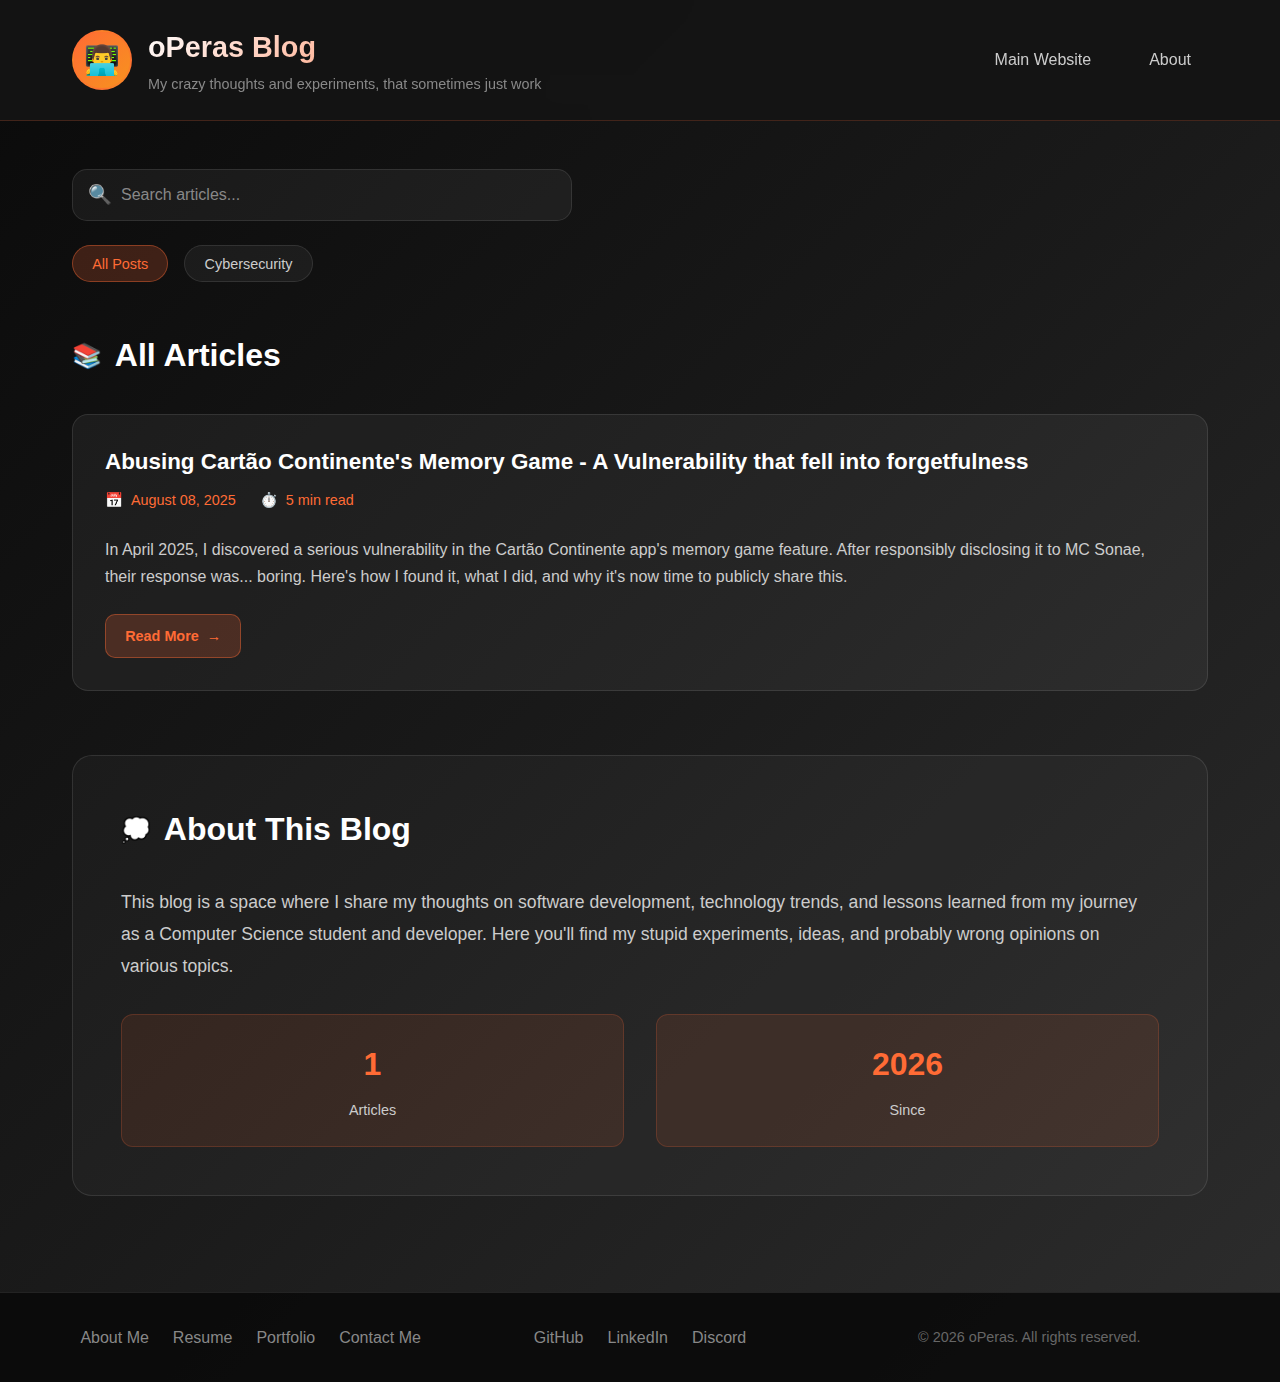
<file: blog.operas.pt/index.html>
<!DOCTYPE html>
<html lang="en">
<head>
    <meta charset="UTF-8">
    <meta name="viewport" content="width=device-width, initial-scale=1.0">
    <title>oPeras Blog - My crazy thoughts and experiments</title>
    <link rel="stylesheet" href="https://cdnjs.cloudflare.com/ajax/libs/font-awesome/6.5.1/css/all.min.css" integrity="sha512-DTOQO9RWCH3ppGqcWaEA1BIZOC6xxalwEsw9c2QQeAIftl+Vegovlnee1c9QX4TctnWMn13TZye+giMm8e2LwA==" crossorigin="anonymous" referrerpolicy="no-referrer" />
    <link rel="stylesheet" href="style.css">
</head>
<body>
    <div class="blog-container">
        <!-- Blog Header -->
        <header class="blog-header">
            <div class="header-content">
                <div class="blog-branding">
                    <div class="blog-avatar">👨‍💻</div>
                    <div class="blog-title-section">
                        <h1 class="blog-main-title">oPeras Blog</h1>
                        <p class="blog-tagline">My crazy thoughts and experiments, that sometimes just work</p>
                    </div>
                </div>
                <nav class="blog-nav">
                    <a href="https://operas.pt" class="nav-link">Main Website</a>
                    <a href="#about-blog" class="nav-link">About</a>
                </nav>
            </div>
        </header>

        <!-- Main Blog Content -->
        <main class="blog-main">
            <!--
            <section class="featured-section">
                <h2 class="section-title">
                    <span class="section-icon">⭐</span>
                    Featured Post
                </h2>
                <div class="featured-post" id="featuredPost">
                    <div class="loading">Loading featured post...</div>
                </div>
            </section>-->

            <!-- Search and Filter -->
            <section class="search-section">
                <div class="search-container">
                    <div class="search-box">
                        <input type="text" id="searchInput" placeholder="Search articles..." class="search-input">
                        <div class="search-icon">🔍</div>
                    </div>
                    <div class="filter-tags">
                        <button class="tag-filter active" data-tag="all">All Posts</button>
                        <button class="tag-filter" data-tag="cybersecurity">Cybersecurity</button>
                    </div>
                </div>
            </section>

            <!-- All Posts Section -->
            <section class="posts-section">
                <h2 class="section-title">
                    <span class="section-icon">📚</span>
                    All Articles
                </h2>
                <div class="posts-grid" id="postsGrid">
                    <div class="loading">Loading posts...</div>
                </div>
            </section>

            <!-- About Blog Section -->
            <section id="about-blog" class="about-section">
                <div class="about-content">
                    <h2 class="section-title">
                        <span class="section-icon">💭</span>
                        About This Blog
                    </h2>
                    <p>This blog is a space where I share my thoughts on software development, technology trends, and lessons learned from my journey as a Computer Science student and developer. Here you'll find my stupid experiments, ideas, and probably wrong opinions on various topics.</p>
                    <div class="blog-stats">
                        <div class="stat-item">
                            <div class="stat-number" id="totalPosts">1</div>
                            <div class="stat-label">Articles</div>
                        </div>
                        <div class="stat-item">
                            <div class="stat-number">2025</div>
                            <div class="stat-label">Since</div>
                        </div>
                    </div>
                </div>
            </section>
        </main>

        <!-- Blog Footer -->
        <footer class="blog-footer">
            <div class="footer-content">
                <div class="footer-links">
                    <a href="https://operas.pt#about">About Me</a>
                    <a href="https://operas.pt#resume">Resume</a>
                    <a href="https://operas.pt#portfolio">Portfolio</a>
                    <a href="https://operas.pt#contact">Contact Me</a>
                </div>
                <div class="footer-social">
                    <a href="https://github.com/oPeras1" class="social-link" target="_blank" rel="noopener noreferrer">GitHub</a>
                    <a href="https://linkedin.com/in/hugosapereira" class="social-link" target="_blank" rel="noopener noreferrer">LinkedIn</a>
                    <a href="https://discord.com/users/193618959554052106" class="social-link" target="_blank" rel="noopener noreferrer">Discord</a>
                </div>
                <div class="footer-copy">
                    <p>&copy; 2025 oPeras. All rights reserved.</p>
                </div>
            </div>
        </footer>
    </div>

    <script src="script.js"></script>
</body>
</html>
</file>
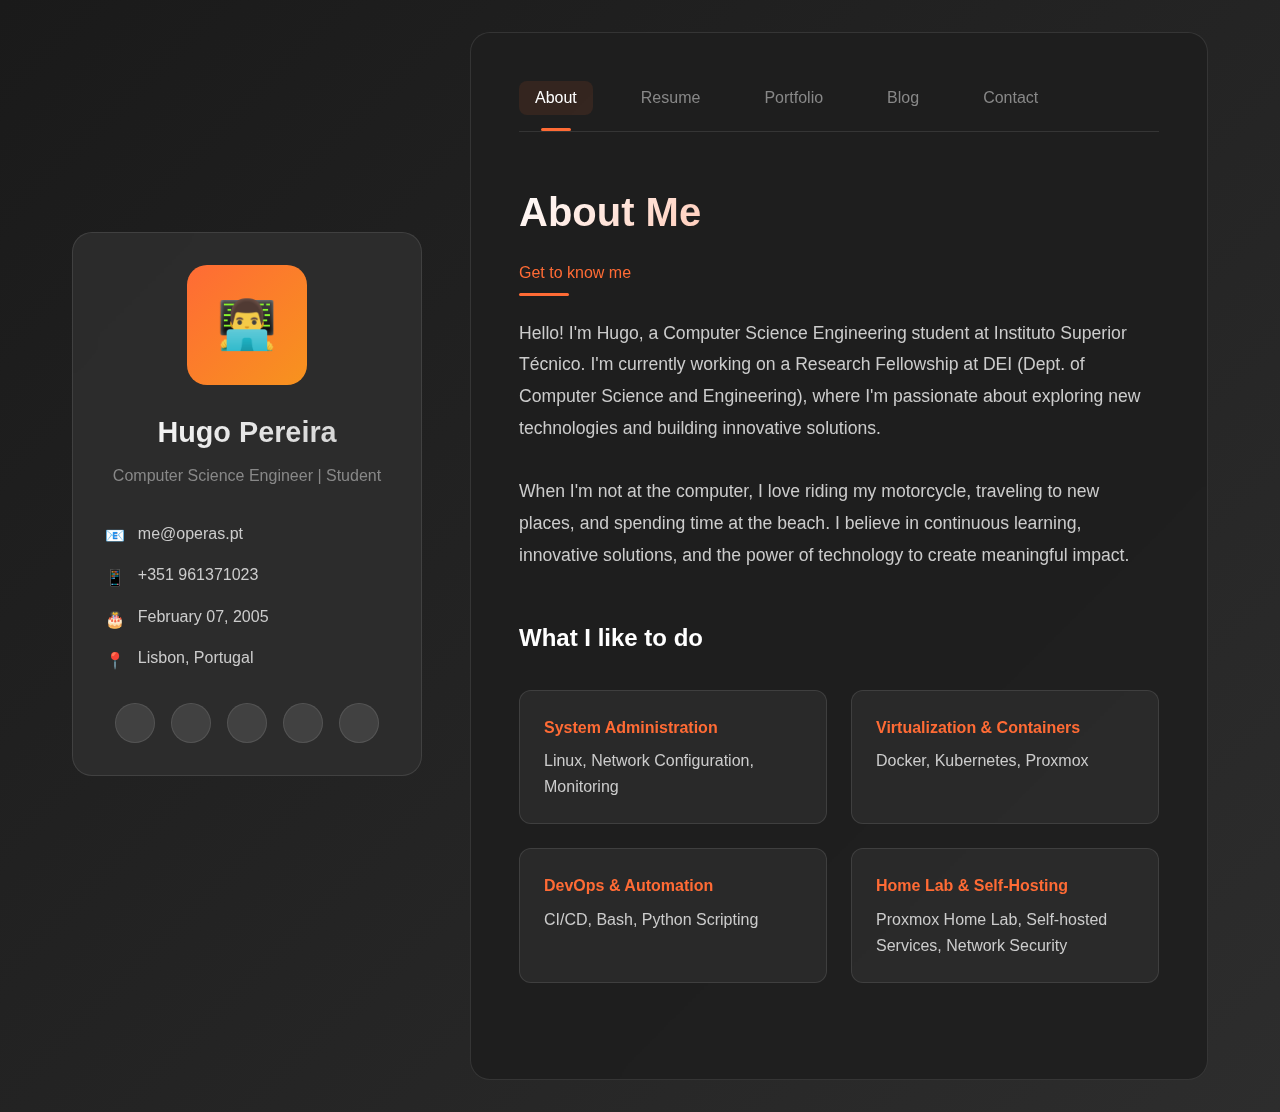
<file: operas.pt/index.html>
<!DOCTYPE html>
<html lang="en">
<head>
    <meta charset="UTF-8">
    <meta name="viewport" content="width=device-width, initial-scale=1.0">
    <title>Hugo Pereira - Personal Website</title>
    <link rel="stylesheet" href="https://cdnjs.cloudflare.com/ajax/libs/font-awesome/6.5.1/css/all.min.css" integrity="sha512-DTOQO9RWCH3ppGqcWaEA1BIZOC6xxalwEsw9c2QQeAIftl+Vegovlnee1c9QX4TctnWMn13TZye+giMm8e2LwA==" crossorigin="anonymous" referrerpolicy="no-referrer" />
    <link rel="stylesheet" href="style.css">
</head>
<body>
    <div class="container">
        <div class="sidebar">
            <div class="profile-image"></div>
            <h1 class="profile-name">Hugo Pereira</h1>
            <p class="profile-title">Computer Science Engineer | Student
            
            <ul class="contact-info">
                <li>
                    <span class="contact-icon">📧</span>
                    <span>me@operas.pt</span>
                </li>
                <li>
                    <span class="contact-icon">📱</span>
                    <span>+351 961371023</span>
                </li>
                <li>
                    <span class="contact-icon">🎂</span>
                    <span>February 07, 2005</span>
                </li>
                <li>
                    <span class="contact-icon">📍</span>
                    <span>Lisbon, Portugal</span>
                </li>
            </ul>
            
            <div class="social-links">
                <a href="https://github.com/oPeras1" title="GitHub" class="social-link github" target="_blank" rel="noopener noreferrer"><i class="fab fa-github"></i></a>
                <a href="https://linkedin.com/in/hugosapereira" title="LinkedIn" class="social-link linkedin" target="_blank" rel="noopener noreferrer"><i class="fab fa-linkedin"></i></a>
                <a href="https://www.instagram.com/hugo.peras/" title="Instagram" class="social-link instagram" target="_blank" rel="noopener noreferrer"><i class="fab fa-instagram"></i></a>
                <a href="https://steamcommunity.com/id/hugopereira785/" title="Steam" class="social-link steam" target="_blank" rel="noopener noreferrer"><i class="fab fa-steam"></i></a>
                <a href="https://discord.com/users/193618959554052106" title="Discord" class="social-link discord" target="_blank" rel="noopener noreferrer"><i class="fab fa-discord"></i></a>
            </div>
        </div>
        
        <div class="main-content">
            <nav class="navigation">
                <button class="nav-button active" onclick="showPage('about')">About</button>
                <button class="nav-button" onclick="showPage('resume')">Resume</button>
                <button class="nav-button" onclick="showPage('portfolio')">Portfolio</button>
                <button class="nav-button" onclick="showPage('blog')">Blog</button>
                <button class="nav-button" onclick="showPage('contact')">Contact</button>
            </nav>
            
            <div id="about" class="page active">
                <h2 class="page-title">About Me</h2>
                <div class="page-subtitle">Get to know me</div>
                
                <p style="color: #ccc; font-size: 1.1rem; line-height: 1.8; margin-bottom: 2rem;">
                    Hello! I'm Hugo, a Computer Science Engineering student at Instituto Superior Técnico. I'm currently working on a Research Fellowship at DEI (Dept. of Computer Science and Engineering), where I'm passionate about exploring new technologies and building innovative solutions.
                </p>
                
                <p style="color: #ccc; font-size: 1.1rem; line-height: 1.8; margin-bottom: 3rem;">
                    When I'm not at the computer, I love riding my motorcycle, traveling to new places, and spending time at the beach. I believe in continuous learning, innovative solutions, and the power of technology to create meaningful impact.
                </p>
                
                <div class="section">
                    <h3 class="section-title">
                        What I like to do
                    </h3>
                    <div class="skills-grid">
                        <div class="skill-item">
                            <h4 style="color: #ff6b35; margin-bottom: 0.5rem;">System Administration</h4>
                            <p style="color: #ccc;">Linux, Network Configuration, Monitoring</p>
                        </div>
                        <div class="skill-item">
                            <h4 style="color: #ff6b35; margin-bottom: 0.5rem;">Virtualization & Containers</h4>
                            <p style="color: #ccc;">Docker, Kubernetes, Proxmox</p>
                        </div>
                        <div class="skill-item">
                            <h4 style="color: #ff6b35; margin-bottom: 0.5rem;">DevOps & Automation</h4>
                            <p style="color: #ccc;">CI/CD, Bash, Python Scripting</p>
                        </div>
                        <div class="skill-item">
                            <h4 style="color: #ff6b35; margin-bottom: 0.5rem;">Home Lab & Self-Hosting</h4>
                            <p style="color: #ccc;">Proxmox Home Lab, Self-hosted Services, Network Security</p>
                        </div>
                    </div>
                </div>
            </div>
            
            <div id="resume" class="page">
                <h2 class="page-title">Resume</h2>
                <div class="page-subtitle">My journey so far</div>
                
                <div class="section">
                    <h3 class="section-title">
                        <span class="section-icon">🎓</span>
                        Education
                    </h3>
                    
                    <div class="timeline-item">
                        <h4 class="timeline-title">Instituto Superior Técnico (University of Lisbon)</h4>
                        <div class="timeline-period">Sep 2023 — Present</div>
                        <p class="timeline-description">
                            Bachelor in Computer Science & Engineering. Strong focus on learning programming languages, algorithms, Operating Systems.
                        </p>
                    </div>
                    
                    <div class="timeline-item">
                        <h4 class="timeline-title">University of Coimbra</h4>
                        <div class="timeline-period">2022 — 2023</div>
                        <p class="timeline-description">
                            Challenges in IT (Non-degree awarding course). Completed a 1-year course at FCTUC's DEI with focus on Python and introductory machine learning via online and in-person team projects.
                        </p>
                    </div>
                    
                    <div class="timeline-item">
                        <h4 class="timeline-title">Escola Secundária Henrique Sommer</h4>
                        <div class="timeline-period">2020 — 2023</div>
                        <p class="timeline-description">
                            High School in Technologies and Science. Basic foundation in mathematics and sciences, with early exposure to programming.
                        </p>
                    </div>
                </div>
                
                <div class="section">
                    <h3 class="section-title">
                        <span class="section-icon">💼</span>
                        Professional Experience
                    </h3>
                    
                    <div class="timeline-item">
                        <h4 class="timeline-title">Undergraduate Research Fellow - DEI</h4>
                        <div class="timeline-period">Jan 2025 — Present</div>
                        <p class="timeline-description">
                            Instituto Superior Técnico - Dept. of Computer Science and Engineering. Focus on optimizing IT systems, DevOps, and managing Linux-based systems. Developed a thesis management sub-system in Java Spring Boot and Vue integrated with the university API.
                        </p>
                    </div>
                    
                    <div class="timeline-item">
                        <h4 class="timeline-title">Undergraduate Research Fellow - LMC DECivil</h4>
                        <div class="timeline-period">2024 — 2025</div>
                        <p class="timeline-description">
                            Instituto Superior Técnico. Provided technical support and troubleshooting for computer issues, diagnosed hardware/software problems. Assisted users and ensured lab resources operated effectively.
                        </p>
                    </div>
                </div>
                
                <div class="section">
                    <h3 class="section-title">
                        <span class="section-icon">🤝</span>
                        Volunteering Experience
                    </h3>
                    
                    <div class="timeline-item">
                        <h4 class="timeline-title">Student Mentor</h4>
                        <div class="timeline-period">2024 — 2025</div>
                        <p class="timeline-description">
                            Instituto Superior Técnico. Guided new students, introduced them to the institution, and helped them adapt to academic life at Técnico.
                        </p>
                    </div>
                    
                    <div class="timeline-item">
                        <h4 class="timeline-title">Web Summit Support Team</h4>
                        <div class="timeline-period">2024</div>
                        <p class="timeline-description">
                            Registered attendees, organized credentials and materials, provided technical support for smooth event operation at Europe's largest tech conference.
                        </p>
                    </div>
                    
                    <div class="timeline-item">
                        <h4 class="timeline-title">SWERC Event Volunteer</h4>
                        <div class="timeline-period">2024</div>
                        <p class="timeline-description">
                            Southwestern Europe Regional Contest at IST. Designed layout of common areas, supervised competition sessions for this 5-hour programming competition serving as ICPC regional qualifier.
                        </p>
                    </div>
                </div>
                
                <div class="section">
                    <h3 class="section-title">
                        <span class="section-icon">🛠️</span>
                        Technologies
                    </h3>
                    <div class="skills-grid">
                        <div class="skill-item">
                            <h4 style="color: #ff6b35; margin-bottom: 0.5rem;">Programming Languages</h4>
                            <p style="color: #ccc;">Python, C, C++, JavaScript, Java, SQL, HTML/CSS, Shell</p>
                        </div>
                        <div class="skill-item">
                            <h4 style="color: #ff6b35; margin-bottom: 0.5rem;">Operating Systems</h4>
                            <p style="color: #ccc;">NixOS, Ubuntu, Debian, Windows</p>
                        </div>
                        <div class="skill-item">
                            <h4 style="color: #ff6b35; margin-bottom: 0.5rem;">Languages</h4>
                            <p style="color: #ccc;">Portuguese (Native), English (Fluent)</p>
                        </div>
                        <div class="skill-item">
                            <h4 style="color: #ff6b35; margin-bottom: 0.5rem;">Hobbies</h4>
                            <p style="color: #ccc;">Motorcycling, Cinema, Traveling, Programming Challenges</p>
                        </div>
                    </div>
                </div>
            </div>
            
            <div id="portfolio" class="page">
                <h2 class="page-title">Portfolio</h2>
                <div class="page-subtitle">My recent work</div>
                
                <div class="portfolio-grid">
                    <a href="https://github.com/oPeras1/DoorBell-System" target="_blank" style="text-decoration: none; color: inherit;">
                        <div class="portfolio-item">
                            <div class="portfolio-image">🔔</div>
                            <h4 class="timeline-title">DoorBell System</h4>
                            <p style="color: #ccc; margin-bottom: 1rem;">
                                Smart doorbell system with web interface and hardware integration
                            </p>
                            <div style="color: #ff6b35; font-size: 0.9rem;">
                                Java (Spring Boot) • Gradle • SQL • Vue.js • Arduino
                            </div>
                        </div>
                    </a>
                </div>
            </div>
            
            <div id="blog" class="page">
                <h2 class="page-title">Blog</h2>
                <div class="page-subtitle">Thoughts and insights</div>
                
                <div style="background: linear-gradient(135deg, rgba(255, 107, 53, 0.1), rgba(247, 147, 30, 0.05)); border: 1px solid rgba(255, 107, 53, 0.3); border-radius: 20px; padding: 2.5rem; margin-bottom: 2rem; text-align: center;">
                    <h3 style="color: #ff6b35; font-size: 1.6rem; margin-bottom: 1rem;">Visit My Own Blog</h3>
                    <p style="color: #ccc; font-size: 1.1rem; line-height: 1.7; margin-bottom: 2rem;">
                        Dive deep into my stupid thoughts and ideas, that sometimes just work. There, I share insights about my own experiments and what I learn from them.
                    </p>
                    <a href="https://blog.operas.pt" style="display: inline-flex; align-items: center; gap: 0.8rem; background: linear-gradient(135deg, #ff6b35, #f7931e); color: white; padding: 1rem 2rem; border-radius: 12px; text-decoration: none; font-weight: 600; font-size: 1.1rem; transition: all 0.3s ease; box-shadow: 0 8px 25px rgba(255, 107, 53, 0.3);">
                        Explore All Articles
                    </a>
                </div>
                
                <h3 style="color: #fff; margin-bottom: 1.5rem; font-size: 1.3rem;">Latest Articles Preview:</h3>
                
                <a href="https://blog.operas.pt/blog-post/blog-post.html?id=cartao-continente-memorygame-vulnerability" class="blog-post" style="text-decoration: none; color: inherit; display: block;">
                    <h3 class="blog-title">Abusing Cartão Continente's Memory Game - A Vulnerability that fell into forgetfulness</h3>
                    <div class="blog-date">August 08, 2025</div>
                    <p style="color: #ccc;">
                        In April 2025, I discovered a serious vulnerability in the Cartão Continente app's memory game feature. After responsibly disclosing it to MC Sonae, their response was... boring. Here's how I found it, what I did, and why it's now time to publicly share this.
                    </p>
                    <span style="color: #ff6b35; font-size: 0.9rem; display: inline-flex; align-items: center; gap: 0.5rem; margin-top: 1rem;">
                        Read full article
                    </span>
                </a>
            </div>
            
            <div id="contact" class="page">
                <h2 class="page-title">Contact</h2>
                <div class="page-subtitle">Feel free to reach out</div>
                
                <p style="color: #ccc; font-size: 1.1rem; margin-bottom: 1rem;">
                    Have something in mind? I'd love to hear about it. Send me a message and I will answer it as soon as possible.
                </p>
                <p style="color: #ccc; font-size: 1.1rem; margin-bottom: 3rem;">
                    If you prefer, you can also reach me via email at <a href="mailto:me@operas.pt">me@operas.pt</a>.
                </p>
                
                <form class="contact-form" onsubmit="handleSubmit(event)">
                    <div class="form-group">
                        <label class="form-label">Name</label>
                        <input type="text" id="contact-name" class="form-input" required>
                    </div>
                    
                    <div class="form-group">
                        <label class="form-label">Email</label>
                        <input type="email" id="contact-email" class="form-input" required>
                    </div>
                    
                    <div class="form-group">
                        <label class="form-label">Subject</label>
                        <input type="text" id="contact-subject" class="form-input" required>
                    </div>
                    
                    <div class="form-group">
                        <label class="form-label">Message</label>
                        <textarea id="contact-message" class="form-textarea" required></textarea>
                    </div>
                    
                    <button type="submit" class="submit-button">Send Message</button>
                </form>
            </div>
        </div>
    </div>

    <script src="script.js"></script>
</body>
</html>
</file>
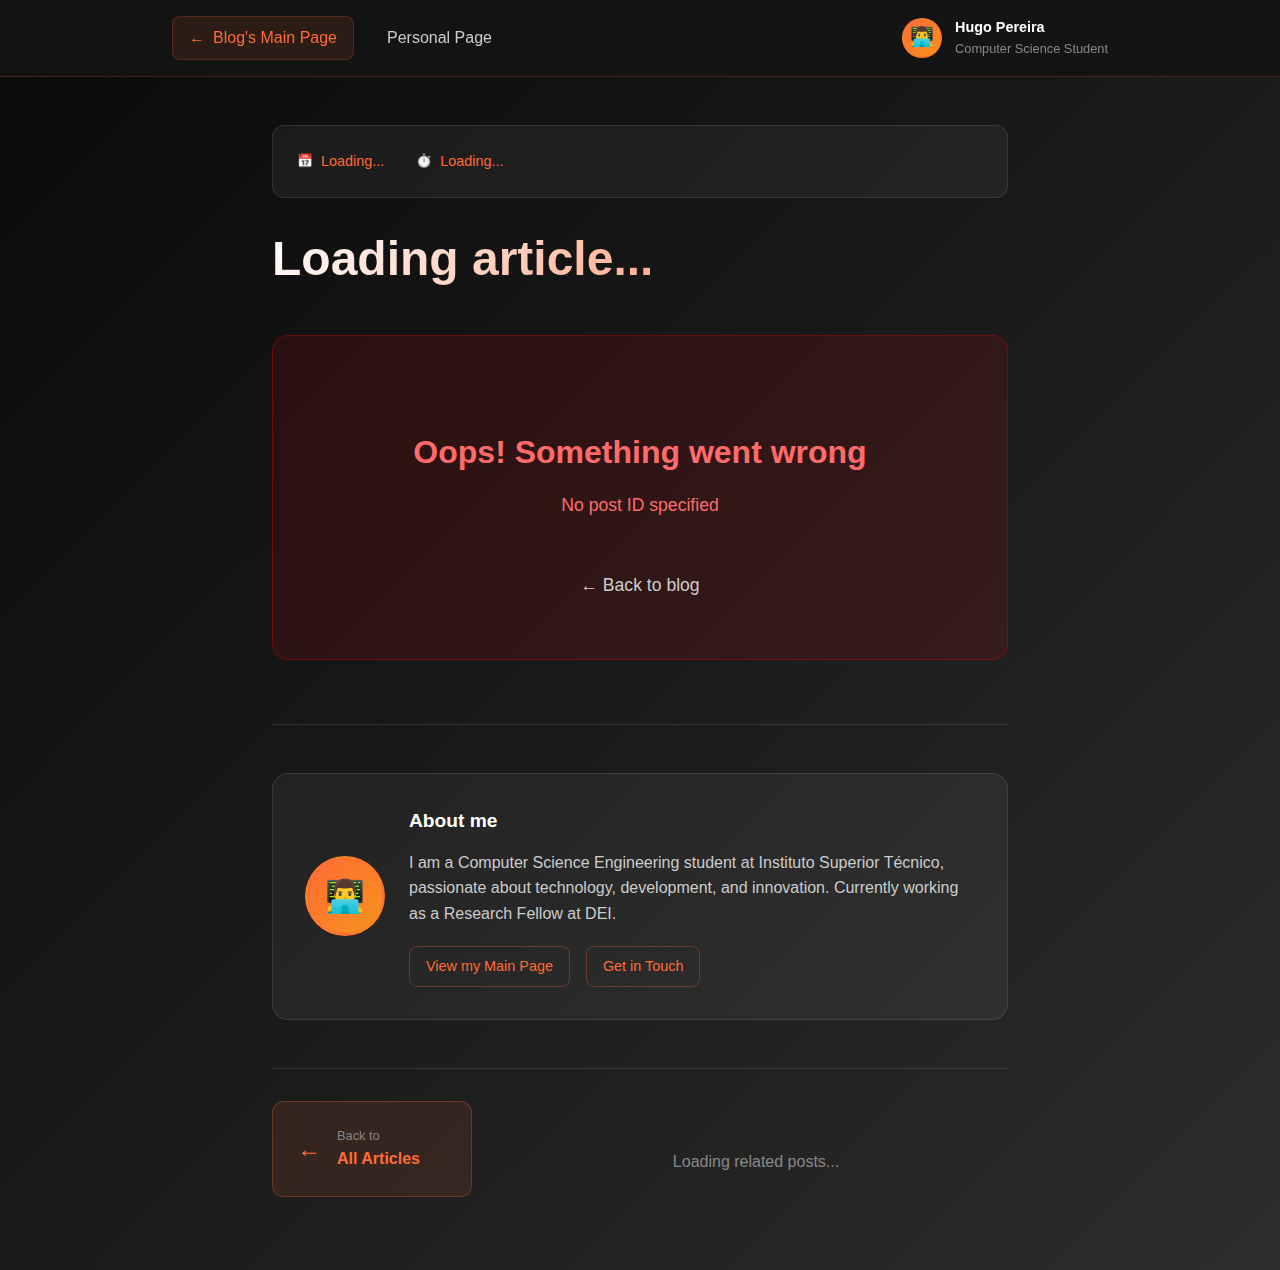
<file: blog.operas.pt/blog-post/blog-post.html>
<!DOCTYPE html>
<html lang="en">
<head>
    <meta charset="UTF-8">
    <meta name="viewport" content="width=device-width, initial-scale=1.0">
    <title id="pageTitle">Blog Post - oPeras Blog</title>
    <link rel="stylesheet" href="blog-post.css">
</head>
<body>
    <div class="article-container">
        <header class="article-header">
            <div class="header-content">
                <nav class="article-nav">
                    <a href="https://blog.operas.pt" class="nav-link back-link">
                        <span>←</span>
                        Blog's Main Page
                    </a>
                    <a href="https://operas.pt" class="nav-link home-link">
                        Personal Page
                    </a>
                </nav>
                <div class="author-info">
                    <div class="author-avatar">👨‍💻</div>
                    <div class="author-details">
                        <span class="author-name">Hugo Pereira</span>
                        <span class="author-title">Computer Science Student</span>
                    </div>
                </div>
            </div>
        </header>

        <!-- Article Content -->
        <main class="article-main">
            <article class="blog-article">
                <div class="article-meta">
                    <span class="article-date" id="articleDate">Loading...</span>
                    <span class="reading-time" id="readingTime">Loading...</span>
                    <span class="article-tags" id="articleTags"></span>
                </div>
                
                <h1 class="article-title" id="articleTitle">Loading article...</h1>
                
                <div class="article-content" id="articleContent">
                    <div class="loading">
                        <div class="loading-spinner"></div>
                        <p>Loading article content...</p>
                    </div>
                </div>
            </article>

            <!-- Article Footer -->
            <footer class="article-footer">
                <!-- Will anyone even share this??
                <div class="share-section">
                    <h3 class="share-title">Share this article</h3>
                    <div class="share-buttons">
                        <button class="share-btn twitter" onclick="shareOnTwitter()">
                            <span class="share-icon">🐦</span>
                            <span class="share-text">Twitter</span>
                        </button>
                        <button class="share-btn linkedin" onclick="shareOnLinkedIn()">
                            <span class="share-icon">💼</span>
                            <span class="share-text">LinkedIn</span>
                        </button>
                        <button class="share-btn copy" onclick="copyLink()">
                            <span class="share-icon">🔗</span>
                            <span class="share-text">Copy Link</span>
                        </button>
                    </div>
                </div>-->
                
                <div class="author-section">
                    <div class="author-card">
                        <div class="author-avatar-large">👨‍💻</div>
                        <div class="author-info-detailed">
                            <h4>About me</h4>
                            <p>I am a Computer Science Engineering student at Instituto Superior Técnico, passionate about technology, development, and innovation. Currently working as a Research Fellow at DEI.</p>
                            <div class="author-links">
                                <a href="https://operas.pt/" class="author-link">View my Main Page</a>
                                <a href="https://operas.pt/#contact" class="author-link">Get in Touch</a>
                            </div>
                        </div>
                    </div>
                </div>
                
                <div class="navigation-section">
                    <div class="nav-links">
                        <a href="https://blog.operas.pt" class="nav-link-large">
                            <span class="nav-icon">←</span>
                            <div class="nav-text">
                                <span class="nav-label">Back to</span>
                                <span class="nav-title">All Articles</span>
                            </div>
                        </a>
                        <div class="related-posts" id="relatedPosts">
                            <div class="loading">Loading related posts...</div>
                        </div>
                    </div>
                </div>
            </footer>
        </main>
    </div>

    <script src="blog-post.js"></script>
</body>
</html>
</file>
<file: blog.operas.pt/style.css>
* {
    margin: 0;
    padding: 0;
    box-sizing: border-box;
}

body {
    font-family: 'Inter', -apple-system, BlinkMacSystemFont, sans-serif;
    background: linear-gradient(135deg, #0a0a0a 0%, #1a1a1a 50%, #2d2d2d 100%);
    color: #ffffff;
    line-height: 1.6;
    min-height: 100vh;
    margin: 0;
    padding: 0;
}

/* Link styling */
a {
    color: #ff6b35;
    text-decoration: none;
    transition: color 0.3s ease;
}

a:hover {
    color: #f7931e;
    text-decoration: underline;
}

.blog-container {
    min-height: 100vh;
    display: flex;
    flex-direction: column;
    width: 100%;
}

/* Header Styles */
.blog-header {
    background: rgba(20, 20, 20, 0.95);
    backdrop-filter: blur(20px);
    border-bottom: 1px solid rgba(255, 107, 53, 0.2);
    position: sticky;
    top: 0;
    z-index: 100;
    padding: 1.5rem 0;
    width: 100%;
}

.header-content {
    max-width: 1200px;
    margin: 0 auto;
    padding: 0 2rem;
    display: flex;
    justify-content: space-between;
    align-items: center;
    flex-wrap: wrap;
    gap: 1rem;
}

.blog-branding {
    display: flex;
    align-items: center;
    gap: 1rem;
}

.blog-avatar {
    width: 60px;
    height: 60px;
    border-radius: 50%;
    background: linear-gradient(135deg, #ff6b35, #f7931e);
    display: flex;
    align-items: center;
    justify-content: center;
    font-size: 1.8rem;
    border: 2px solid rgba(255, 107, 53, 0.3);
}

.blog-title-section h1 {
    font-size: 1.8rem;
    font-weight: 700;
    background: linear-gradient(135deg, #ffffff, #ff6b35);
    -webkit-background-clip: text;
    background-clip: text;
    -webkit-text-fill-color: transparent;
    margin-bottom: 0.2rem;
}

.blog-tagline {
    color: #888;
    font-size: 0.9rem;
}

.blog-nav {
    display: flex;
    gap: 1.5rem;
    align-items: center;
}

.nav-link {
    color: #ccc;
    text-decoration: none;
    font-weight: 500;
    padding: 0.5rem 1rem;
    border-radius: 8px;
    transition: all 0.3s ease;
    border: 1px solid transparent;
}

.nav-link:hover {
    color: #ff6b35;
    background: rgba(255, 107, 53, 0.1);
    border-color: rgba(255, 107, 53, 0.3);
}

/* Main Content */
.blog-main {
    flex: 1;
    padding: 3rem 2rem;
    max-width: 1200px;
    margin: 0 auto;
    width: 100%;
}

.section-title {
    font-size: 2rem;
    font-weight: 700;
    margin-bottom: 2rem;
    display: flex;
    align-items: center;
    gap: 0.8rem;
    color: #fff;
}

.section-icon {
    font-size: 1.5rem;
    color: #ff6b35;
}

/* Featured Post */
.featured-section {
    margin-bottom: 4rem;
}

.featured-post {
    background: linear-gradient(135deg, rgba(255, 107, 53, 0.1), rgba(247, 147, 30, 0.05));
    border: 1px solid rgba(255, 107, 53, 0.3);
    border-radius: 20px;
    padding: 3rem;
    position: relative;
    overflow: hidden;
    cursor: pointer;
    transition: all 0.3s ease;
}

.featured-post::before {
    content: '';
    position: absolute;
    top: 0;
    left: 0;
    right: 0;
    height: 4px;
    background: linear-gradient(90deg, #ff6b35, #f7931e);
}

.featured-post:hover {
    transform: translateY(-5px);
    box-shadow: 0 20px 40px rgba(255, 107, 53, 0.2);
}

.featured-badge {
    display: inline-flex;
    align-items: center;
    gap: 0.5rem;
    background: rgba(255, 107, 53, 0.2);
    color: #ff6b35;
    padding: 0.5rem 1rem;
    border-radius: 20px;
    font-size: 0.8rem;
    font-weight: 600;
    margin-bottom: 1rem;
    border: 1px solid rgba(255, 107, 53, 0.3);
}

.post-title {
    font-size: 2.2rem;
    font-weight: 700;
    color: #fff;
    margin-bottom: 1rem;
    line-height: 1.3;
}

.post-meta {
    display: flex;
    gap: 1.5rem;
    margin-bottom: 1.5rem;
    flex-wrap: wrap;
}

.post-date, .post-read-time {
    color: #ff6b35;
    font-size: 0.9rem;
    display: flex;
    align-items: center;
    gap: 0.5rem;
}

.post-excerpt {
    color: #ccc;
    font-size: 1.1rem;
    line-height: 1.7;
    margin-bottom: 2rem;
}

.read-more-btn {
    display: inline-flex;
    align-items: center;
    gap: 0.5rem;
    background: rgba(255, 107, 53, 0.2);
    color: #ff6b35;
    padding: 0.8rem 1.5rem;
    border-radius: 10px;
    text-decoration: none;
    font-weight: 600;
    border: 1px solid rgba(255, 107, 53, 0.4);
    transition: all 0.3s ease;
}

.read-more-btn:hover {
    background: rgba(255, 107, 53, 0.3);
    color: #fff;
    transform: translateX(5px);
}

/* Search Section */
.search-section {
    margin-bottom: 3rem;
}

.search-container {
    display: flex;
    flex-direction: column;
    gap: 1.5rem;
}

.search-box {
    position: relative;
    max-width: 500px;
}

.search-input {
    width: 100%;
    padding: 1rem 1rem 1rem 3rem;
    background: rgba(255, 255, 255, 0.05);
    border: 1px solid rgba(255, 255, 255, 0.1);
    border-radius: 15px;
    color: #fff;
    font-size: 1rem;
    transition: all 0.3s ease;
}

.search-input:focus {
    outline: none;
    border-color: #ff6b35;
    background: rgba(255, 107, 53, 0.1);
    box-shadow: 0 0 20px rgba(255, 107, 53, 0.2);
}

.search-input::placeholder {
    color: #888;
}

.search-icon {
    position: absolute;
    left: 1rem;
    top: 50%;
    transform: translateY(-50%);
    color: #888;
    font-size: 1.2rem;
}

.filter-tags {
    display: flex;
    gap: 1rem;
    flex-wrap: wrap;
}

.tag-filter {
    background: rgba(255, 255, 255, 0.05);
    border: 1px solid rgba(255, 255, 255, 0.1);
    color: #ccc;
    padding: 0.6rem 1.2rem;
    border-radius: 20px;
    cursor: pointer;
    transition: all 0.3s ease;
    font-size: 0.9rem;
    font-weight: 500;
}

.tag-filter:hover,
.tag-filter.active {
    background: rgba(255, 107, 53, 0.2);
    border-color: rgba(255, 107, 53, 0.4);
    color: #ff6b35;
}

/* Posts Grid */
.posts-section {
    margin-bottom: 4rem;
}

.posts-grid {
    display: grid;
    grid-template-columns: repeat(auto-fit, minmax(350px, 1fr));
    gap: 2rem;
}

.post-card {
    background: rgba(255, 255, 255, 0.05);
    border: 1px solid rgba(255, 255, 255, 0.1);
    border-radius: 16px;
    padding: 2rem;
    transition: all 0.3s ease;
    cursor: pointer;
    text-decoration: none;
    color: inherit;
    display: block;
}

.post-card:hover {
    transform: translateY(-8px);
    background: rgba(255, 107, 53, 0.1);
    border-color: rgba(255, 107, 53, 0.3);
    box-shadow: 0 15px 30px rgba(255, 107, 53, 0.15);
}

.post-card .post-title {
    font-size: 1.4rem;
    margin-bottom: 0.8rem;
}

.post-card .post-excerpt {
    font-size: 1rem;
    margin-bottom: 1.5rem;
}

.post-card .read-more-btn {
    font-size: 0.9rem;
    padding: 0.6rem 1.2rem;
}

/* About Section */
.about-section {
    background: rgba(255, 255, 255, 0.03);
    border: 1px solid rgba(255, 255, 255, 0.1);
    border-radius: 20px;
    padding: 3rem;
    margin-bottom: 3rem;
}

.about-content p {
    color: #ccc;
    font-size: 1.1rem;
    line-height: 1.8;
    margin-bottom: 2rem;
}

.blog-stats {
    display: grid;
    grid-template-columns: repeat(auto-fit, minmax(120px, 1fr));
    gap: 2rem;
    margin-top: 2rem;
}

.stat-item {
    text-align: center;
    padding: 1.5rem;
    background: rgba(255, 107, 53, 0.1);
    border: 1px solid rgba(255, 107, 53, 0.2);
    border-radius: 12px;
}

.stat-number {
    font-size: 2rem;
    font-weight: 700;
    color: #ff6b35;
    margin-bottom: 0.5rem;
}

.stat-label {
    color: #ccc;
    font-size: 0.9rem;
}

/* Footer */
.blog-footer {
    background: rgba(10, 10, 10, 0.9);
    border-top: 1px solid rgba(255, 255, 255, 0.1);
    padding: 2rem 0;
    margin-top: auto;
    width: 100%;
}

.footer-content {
    max-width: 1200px;
    margin: 0 auto;
    padding: 0 2rem;
    display: grid;
    grid-template-columns: repeat(auto-fit, minmax(200px, 1fr));
    gap: 2rem;
    text-align: center;
}

.footer-links, .footer-social {
    display: flex;
    gap: 1.5rem;
    justify-content: center;
    flex-wrap: wrap;
}

.footer-links a, .footer-social a {
    color: #888;
    text-decoration: none;
    transition: color 0.3s ease;
}

.footer-links a:hover, .footer-social a:hover {
    color: #ff6b35;
}

.footer-copy {
    color: #666;
    font-size: 0.9rem;
    display: flex;
    align-items: center;
    justify-content: center;
}

/* Loading and Error States */
.loading {
    display: flex;
    flex-direction: column;
    align-items: center;
    gap: 1rem;
    padding: 3rem;
    color: #888;
}

.loading-spinner {
    width: 40px;
    height: 40px;
    border: 3px solid rgba(255, 107, 53, 0.3);
    border-top: 3px solid #ff6b35;
    border-radius: 50%;
    animation: spin 1s linear infinite;
}

@keyframes spin {
    0% { transform: rotate(0deg); }
    100% { transform: rotate(360deg); }
}

.error-message {
    text-align: center;
    padding: 3rem;
    background: rgba(255, 0, 0, 0.1);
    border: 1px solid rgba(255, 0, 0, 0.3);
    border-radius: 16px;
    color: #ff6b6b;
}

.no-results {
    text-align: center;
    color: #888;
    font-size: 1.1rem;
    padding: 3rem;
    background: rgba(255, 255, 255, 0.05);
    border-radius: 16px;
    border: 1px solid rgba(255, 255, 255, 0.1);
}

/* Animations */
@keyframes fadeInUp {
    from { 
        opacity: 0; 
        transform: translateY(30px); 
    }
    to { 
        opacity: 1; 
        transform: translateY(0); 
    }
}

.post-card, .featured-post {
    animation: fadeInUp 0.6s ease-out;
}

/* Responsive Design */
@media (max-width: 768px) {
    .header-content {
        flex-direction: column;
        text-align: center;
        gap: 1.5rem;
    }
    
    .blog-nav {
        order: -1;
        width: 100%;
        justify-content: center;
    }
    
    .blog-main {
        padding: 2rem 1rem;
    }
    
    .featured-post {
        padding: 2rem;
    }
    
    .post-title {
        font-size: 1.8rem;
    }
    
    .posts-grid {
        grid-template-columns: 1fr;
    }
    
    .section-title {
        font-size: 1.6rem;
    }
    
    .filter-tags {
        justify-content: center;
    }
    
    .footer-content {
        grid-template-columns: 1fr;
        gap: 1.5rem;
    }
}
</file>
<file: operas.pt/style.css>
* {
    margin: 0;
    padding: 0;
    box-sizing: border-box;
}

body {
    font-family: 'Inter', -apple-system, BlinkMacSystemFont, sans-serif;
    background: linear-gradient(135deg, #1a1a1a 0%, #2d2d2d 100%);
    color: #ffffff;
    line-height: 1.6;
    min-height: 100vh;
}

.container {
    max-width: 1200px;
    margin: 0 auto;
    padding: 2rem;
    display: grid;
    grid-template-columns: 350px 1fr;
    gap: 3rem;
    min-height: 100vh;
}

.sidebar {
    background: rgba(45, 45, 45, 0.9);
    backdrop-filter: blur(10px);
    border-radius: 20px;
    padding: 2rem;
    height: fit-content;
    position: sticky;
    top: 2rem;
    border: 1px solid rgba(255, 255, 255, 0.1);
}

.profile-image {
    width: 120px;
    height: 120px;
    border-radius: 20px;
    background: linear-gradient(135deg, #ff6b35, #f7931e);
    display: flex;
    align-items: center;
    justify-content: center;
    font-size: 3rem;
    margin: 0 auto 1.5rem;
    position: relative;
    overflow: hidden;
}

.profile-image::before {
    content: '👨‍💻';
    filter: grayscale(20%);
}

.profile-name {
    text-align: center;
    font-size: 1.8rem;
    font-weight: 700;
    margin-bottom: 0.5rem;
    background: linear-gradient(135deg, #ffffff, #cccccc);
    -webkit-background-clip: text;
    background-clip: text;
    -webkit-text-fill-color: transparent;
}

.profile-title {
    text-align: center;
    color: #888;
    margin-bottom: 2rem;
    font-size: 1rem;
}

.contact-info {
    list-style: none;
    margin-bottom: 2rem;
}

.contact-info li {
    margin-bottom: 1rem;
    display: flex;
    align-items: center;
    gap: 0.8rem;
    color: #ccc;
}

.contact-icon {
    width: 20px;
    height: 20px;
    color: #ff6b35;
}

.social-links {
    display: flex;
    gap: 1rem;
    justify-content: center;
}

.social-links a {
    width: 40px;
    height: 40px;
    border-radius: 50%;
    background: rgba(255, 255, 255, 0.1);
    display: flex;
    align-items: center;
    justify-content: center;
    color: #fff;
    text-decoration: none;
    transition: all 0.3s ease;
    border: 1px solid rgba(255, 255, 255, 0.1);
}

.social-links a:hover {
    background: #ff6b35;
    transform: translateY(-2px);
}

.main-content {
    background: rgba(30, 30, 30, 0.9);
    backdrop-filter: blur(10px);
    border-radius: 20px;
    padding: 3rem;
    border: 1px solid rgba(255, 255, 255, 0.1);
}

.navigation {
    display: flex;
    gap: 2rem;
    margin-bottom: 3rem;
    border-bottom: 1px solid rgba(255, 255, 255, 0.1);
    padding-bottom: 1rem;
}

.nav-button {
    background: none;
    border: none;
    color: #888;
    font-size: 1rem;
    cursor: pointer;
    padding: 0.5rem 1rem;
    border-radius: 8px;
    transition: all 0.3s ease;
    position: relative;
}

.nav-button.active,
.nav-button:hover {
    color: #fff;
    background: rgba(255, 107, 53, 0.1);
}

.nav-button.active::after {
    content: '';
    position: absolute;
    bottom: -1rem;
    left: 50%;
    transform: translateX(-50%);
    width: 30px;
    height: 3px;
    background: #ff6b35;
    border-radius: 2px;
}

.page {
    display: none;
    animation: fadeIn 0.5s ease-in-out;
}

.page.active {
    display: block;
}

@keyframes fadeIn {
    from { opacity: 0; transform: translateY(20px); }
    to { opacity: 1; transform: translateY(0); }
}

.page-title {
    font-size: 2.5rem;
    font-weight: 700;
    margin-bottom: 1rem;
    background: linear-gradient(135deg, #ffffff, #ff6b35);
    -webkit-background-clip: text;
    background-clip: text;
    -webkit-text-fill-color: transparent;
}

.page-subtitle {
    color: #ff6b35;
    font-size: 1rem;
    margin-bottom: 2rem;
    position: relative;
}

.page-subtitle::after {
    content: '';
    position: absolute;
    bottom: -10px;
    left: 0;
    width: 50px;
    height: 3px;
    background: #ff6b35;
    border-radius: 2px;
}

.section {
    margin-bottom: 3rem;
}

.section-title {
    font-size: 1.5rem;
    margin-bottom: 1.5rem;
    display: flex;
    align-items: center;
    gap: 0.8rem;
    color: #fff;
}

.section-icon {
    width: 24px;
    height: 24px;
    color: #ff6b35;
}

.timeline-item {
    position: relative;
    padding-left: 2rem;
    margin-bottom: 2rem;
    border-left: 2px solid rgba(255, 107, 53, 0.3);
}

.timeline-item::before {
    content: '';
    position: absolute;
    left: -6px;
    top: 0;
    width: 10px;
    height: 10px;
    border-radius: 50%;
    background: #ff6b35;
}

.timeline-title {
    font-size: 1.2rem;
    font-weight: 600;
    color: #fff;
    margin-bottom: 0.5rem;
}

.timeline-period {
    color: #ff6b35;
    font-size: 0.9rem;
    margin-bottom: 0.8rem;
}

.timeline-description {
    color: #ccc;
    line-height: 1.6;
}

.skills-grid {
    display: grid;
    grid-template-columns: repeat(auto-fit, minmax(200px, 1fr));
    gap: 1.5rem;
    margin-top: 2rem;
}

.skill-item {
    background: rgba(255, 255, 255, 0.05);
    padding: 1.5rem;
    border-radius: 12px;
    border: 1px solid rgba(255, 255, 255, 0.1);
    transition: all 0.3s ease;
}

.skill-item:hover {
    transform: translateY(-5px);
    background: rgba(255, 107, 53, 0.1);
    border-color: rgba(255, 107, 53, 0.3);
}

.portfolio-grid {
    display: grid;
    grid-template-columns: repeat(auto-fit, minmax(300px, 1fr));
    gap: 2rem;
    margin-top: 2rem;
}

.portfolio-item {
    background: rgba(255, 255, 255, 0.05);
    border-radius: 16px;
    padding: 1.5rem;
    border: 1px solid rgba(255, 255, 255, 0.1);
    transition: all 0.3s ease;
    cursor: pointer;
}

.portfolio-item:hover {
    transform: translateY(-8px);
    background: rgba(255, 107, 53, 0.1);
    border-color: rgba(255, 107, 53, 0.3);
}

.portfolio-image {
    width: 100%;
    height: 200px;
    background: linear-gradient(135deg, #ff6b35, #f7931e);
    border-radius: 12px;
    margin-bottom: 1rem;
    display: flex;
    align-items: center;
    justify-content: center;
    font-size: 3rem;
}

.contact-form {
    max-width: 600px;
}

.form-group {
    margin-bottom: 1.5rem;
}

.form-label {
    display: block;
    margin-bottom: 0.5rem;
    color: #fff;
    font-weight: 500;
}

.form-input,
.form-textarea {
    width: 100%;
    padding: 1rem;
    background: rgba(255, 255, 255, 0.05);
    border: 1px solid rgba(255, 255, 255, 0.1);
    border-radius: 8px;
    color: #fff;
    font-size: 1rem;
    transition: all 0.3s ease;
}

.form-input:focus,
.form-textarea:focus {
    outline: none;
    border-color: #ff6b35;
    background: rgba(255, 107, 53, 0.1);
}

.form-textarea {
    min-height: 120px;
    resize: vertical;
}

.submit-button {
    background: linear-gradient(135deg, #ff6b35, #f7931e);
    border: none;
    padding: 1rem 2rem;
    border-radius: 8px;
    color: #fff;
    font-size: 1rem;
    font-weight: 600;
    cursor: pointer;
    transition: all 0.3s ease;
}

.submit-button:hover {
    transform: translateY(-2px);
    box-shadow: 0 10px 20px rgba(255, 107, 53, 0.3);
}

.blog-post {
    background: rgba(255, 255, 255, 0.05);
    border-radius: 16px;
    padding: 2rem;
    margin-bottom: 2rem;
    border: 1px solid rgba(255, 255, 255, 0.1);
    transition: all 0.3s ease;
}

.blog-post:hover {
    transform: translateY(-5px);
    background: rgba(255, 107, 53, 0.1);
    border-color: rgba(255, 107, 53, 0.3);
}

.blog-title {
    font-size: 1.4rem;
    font-weight: 600;
    margin-bottom: 0.5rem;
    color: #fff;
}

.blog-date {
    color: #ff6b35;
    font-size: 0.9rem;
    margin-bottom: 1rem;
}

/* Notification Styling */
.notification {
    position: fixed;
    top: 20px;
    left: 50%;
    transform: translateX(-50%);
    padding: 15px 25px;
    border-radius: 8px;
    color: #fff;
    font-size: 1rem;
    font-weight: 500;
    z-index: 1000;
    opacity: 0;
    visibility: hidden;
    transition: opacity 0.3s ease, visibility 0.3s ease;
    box-shadow: 0 5px 15px rgba(0,0,0,0.2);
}

.notification.show {
    opacity: 1;
    visibility: visible;
}

.notification.success {
    background-color: #28a745; /* Green for success */
}

.notification.error {
    background-color: #dc3545; /* Red for error */
}

/* Link styling */
a {
    color: #ff6b35;
    text-decoration: none;
    transition: color 0.3s ease;
}

a:hover {
    color: #f7931e;
    text-decoration: underline;
}

@media (max-width: 768px) {
    .container {
        grid-template-columns: 1fr;
        gap: 2rem;
        padding: 1rem;
    }
    
    .sidebar {
        position: relative;
        top: 0;
    }
    
    .navigation {
        flex-wrap: wrap;
        gap: 1rem;
    }
    
    .main-content {
        padding: 2rem;
    }
}
</file>
<file: blog.operas.pt/blog-post/blog-post.css>
* {
    margin: 0;
    padding: 0;
    box-sizing: border-box;
}

body {
    font-family: 'Inter', -apple-system, BlinkMacSystemFont, sans-serif;
    background: linear-gradient(135deg, #0a0a0a 0%, #1a1a1a 50%, #2d2d2d 100%);
    color: #ffffff;
    line-height: 1.6;
    min-height: 100vh;
}

.article-container {
    min-height: 100vh;
    display: flex;
    flex-direction: column;
}

/* Header Styles */
.article-header {
    background: rgba(20, 20, 20, 0.95);
    backdrop-filter: blur(20px);
    border-bottom: 1px solid rgba(255, 107, 53, 0.2);
    position: sticky;
    top: 0;
    z-index: 100;
    padding: 1rem 0;
}

.header-content {
    max-width: 1000px;
    margin: 0 auto;
    padding: 0 2rem;
    display: flex;
    justify-content: space-between;
    align-items: center;
    flex-wrap: wrap;
    gap: 1rem;
}

.article-nav {
    display: flex;
    gap: 1rem;
}

.nav-link {
    color: #ccc;
    text-decoration: none;
    font-weight: 500;
    padding: 0.5rem 1rem;
    border-radius: 8px;
    transition: all 0.3s ease;
    border: 1px solid transparent;
    display: flex;
    align-items: center;
    gap: 0.5rem;
}

.nav-link:hover {
    color: #ff6b35;
    background: rgba(255, 107, 53, 0.1);
    border-color: rgba(255, 107, 53, 0.3);
}

.back-link {
    background: rgba(255, 107, 53, 0.1);
    border-color: rgba(255, 107, 53, 0.2);
    color: #ff6b35;
}

.author-info {
    display: flex;
    align-items: center;
    gap: 0.8rem;
}

.author-avatar {
    width: 40px;
    height: 40px;
    border-radius: 50%;
    background: linear-gradient(135deg, #ff6b35, #f7931e);
    display: flex;
    align-items: center;
    justify-content: center;
    font-size: 1.2rem;
    border: 2px solid rgba(255, 107, 53, 0.3);
}

.author-details {
    display: flex;
    flex-direction: column;
}

.author-name {
    font-weight: 600;
    color: #fff;
    font-size: 0.9rem;
}

.author-title {
    font-size: 0.8rem;
    color: #888;
}

/* Main Content */
.article-main {
    flex: 1;
    max-width: 800px;
    margin: 0 auto;
    padding: 3rem 2rem;
    width: 100%;
}

.blog-article {
    margin-bottom: 4rem;
}

.article-meta {
    display: flex;
    gap: 2rem;
    align-items: center;
    margin-bottom: 2rem;
    flex-wrap: wrap;
    padding: 1.5rem;
    background: rgba(255, 255, 255, 0.05);
    border-radius: 12px;
    border: 1px solid rgba(255, 255, 255, 0.1);
}

.article-date, .reading-time {
    color: #ff6b35;
    font-size: 0.9rem;
    display: flex;
    align-items: center;
    gap: 0.5rem;
    font-weight: 500;
}

.article-date::before {
    content: '📅';
    font-size: 0.8rem;
}

.reading-time::before {
    content: '⏱️';
    font-size: 0.8rem;
}

.article-tags {
    display: flex;
    gap: 0.5rem;
    flex-wrap: wrap;
}

.tag {
    background: rgba(255, 107, 53, 0.2);
    color: #ff6b35;
    padding: 0.3rem 0.8rem;
    border-radius: 15px;
    font-size: 0.8rem;
    border: 1px solid rgba(255, 107, 53, 0.3);
}

.article-title {
    font-size: 3rem;
    font-weight: 700;
    margin-bottom: 3rem;
    background: linear-gradient(135deg, #ffffff, #ff6b35);
    -webkit-background-clip: text;
    background-clip: text;
    -webkit-text-fill-color: transparent;
    line-height: 1.2;
}

.article-content {
    color: #ccc;
    font-size: 1.1rem;
    line-height: 1.8;
    margin-bottom: 4rem;
}

.article-content h1,
.article-content h2,
.article-content h3,
.article-content h4,
.article-content h5,
.article-content h6 {
    color: #fff;
    margin: 3rem 0 1.5rem 0;
    font-weight: 600;
    line-height: 1.3;
}

.article-content h1 { 
    font-size: 2.5rem; 
    background: linear-gradient(135deg, #ffffff, #ff6b35);
    -webkit-background-clip: text;
    background-clip: text;
    -webkit-text-fill-color: transparent;
}
.article-content h2 { 
    font-size: 2rem; 
    color: #ff6b35;
}
.article-content h3 { 
    font-size: 1.6rem; 
    color: #fff;
}
.article-content h4 { 
    font-size: 1.3rem; 
    color: #ff6b35;
}

.article-content p {
    margin-bottom: 1.5rem;
}

.article-content ul,
.article-content ol {
    margin-bottom: 1.5rem;
    padding-left: 2rem;
}

.article-content li {
    margin-bottom: 0.8rem;
    line-height: 1.7;
}

.article-content strong {
    color: #ff6b35;
    font-weight: 600;
}

.article-content code {
    background: rgba(255, 255, 255, 0.1);
    padding: 0.3rem 0.6rem;
    border-radius: 6px;
    font-family: 'Monaco', 'Menlo', 'Ubuntu Mono', monospace;
    font-size: 0.9rem;
    color: #ff6b35;
    border: 1px solid rgba(255, 107, 53, 0.2);
}

.article-content pre {
    background: rgba(0, 0, 0, 0.4);
    padding: 2rem;
    border-radius: 12px;
    overflow-x: auto;
    margin: 2rem 0;
    border: 1px solid rgba(255, 255, 255, 0.1);
    position: relative;
}

.article-content pre::before {
    content: 'Code';
    position: absolute;
    top: 0.5rem;
    right: 1rem;
    font-size: 0.8rem;
    color: #888;
    font-family: 'Inter', sans-serif;
}

.article-content pre code {
    background: none;
    padding: 0;
    color: #ccc;
    font-size: 0.9rem;
    border: none;
}

.article-content blockquote {
    border-left: 4px solid #ff6b35;
    padding: 1.5rem 2rem;
    margin: 2rem 0;
    font-style: italic;
    color: #bbb;
    background: rgba(255, 107, 53, 0.05);
    border-radius: 0 8px 8px 0;
    position: relative;
}

.article-content blockquote::before {
    content: '"';
    position: absolute;
    top: -10px;
    left: 1rem;
    font-size: 3rem;
    color: #ff6b35;
    font-family: serif;
}

/* Loading States */
.loading {
    display: flex;
    flex-direction: column;
    align-items: center;
    gap: 1rem;
    padding: 3rem;
    color: #888;
}

.loading-spinner {
    width: 40px;
    height: 40px;
    border: 3px solid rgba(255, 107, 53, 0.3);
    border-top: 3px solid #ff6b35;
    border-radius: 50%;
    animation: spin 1s linear infinite;
}

@keyframes spin {
    0% { transform: rotate(0deg); }
    100% { transform: rotate(360deg); }
}

/* Article Footer */
.article-footer {
    border-top: 1px solid rgba(255, 255, 255, 0.1);
    padding-top: 3rem;
}

.share-section {
    margin-bottom: 3rem;
    padding: 2rem;
    background: rgba(255, 255, 255, 0.05);
    border-radius: 16px;
    border: 1px solid rgba(255, 255, 255, 0.1);
}

.share-title {
    margin-bottom: 1.5rem;
    color: #fff;
    font-size: 1.3rem;
    font-weight: 600;
}

.share-buttons {
    display: flex;
    gap: 1rem;
    flex-wrap: wrap;
}

.share-btn {
    background: rgba(255, 255, 255, 0.1);
    border: 1px solid rgba(255, 255, 255, 0.2);
    color: #fff;
    padding: 1rem 1.5rem;
    border-radius: 12px;
    cursor: pointer;
    transition: all 0.3s ease;
    display: flex;
    align-items: center;
    gap: 0.8rem;
    font-size: 0.9rem;
    font-weight: 500;
    text-decoration: none;
}

.share-btn:hover {
    background: rgba(255, 107, 53, 0.2);
    border-color: rgba(255, 107, 53, 0.4);
    transform: translateY(-2px);
    box-shadow: 0 8px 25px rgba(255, 107, 53, 0.2);
}

.share-icon {
    font-size: 1.2rem;
}

/* Author Section */
.author-section {
    margin-bottom: 3rem;
}

.author-card {
    display: flex;
    gap: 1.5rem;
    padding: 2rem;
    background: rgba(255, 255, 255, 0.05);
    border-radius: 16px;
    border: 1px solid rgba(255, 255, 255, 0.1);
    align-items: center;
}

.author-avatar-large {
    width: 80px;
    height: 80px;
    border-radius: 50%;
    background: linear-gradient(135deg, #ff6b35, #f7931e);
    display: flex;
    align-items: center;
    justify-content: center;
    font-size: 2rem;
    border: 3px solid rgba(255, 107, 53, 0.3);
    flex-shrink: 0;
}

.author-info-detailed h4 {
    color: #fff;
    font-size: 1.2rem;
    margin-bottom: 0.8rem;
}

.author-info-detailed p {
    color: #ccc;
    line-height: 1.6;
    margin-bottom: 1.2rem;
}

.author-links {
    display: flex;
    gap: 1rem;
    flex-wrap: wrap;
}

.author-link {
    color: #ff6b35;
    text-decoration: none;
    font-weight: 500;
    padding: 0.5rem 1rem;
    border: 1px solid rgba(255, 107, 53, 0.3);
    border-radius: 8px;
    transition: all 0.3s ease;
    font-size: 0.9rem;
}

.author-link:hover {
    background: rgba(255, 107, 53, 0.1);
    transform: translateY(-2px);
}

/* Navigation Section */
.navigation-section {
    border-top: 1px solid rgba(255, 255, 255, 0.1);
    padding-top: 2rem;
}

.nav-links {
    display: grid;
    grid-template-columns: auto 1fr;
    gap: 2rem;
    align-items: start;
}

.nav-link-large {
    display: flex;
    align-items: center;
    gap: 1rem;
    color: #ff6b35;
    text-decoration: none;
    font-weight: 500;
    transition: all 0.3s ease;
    padding: 1.5rem;
    background: rgba(255, 107, 53, 0.1);
    border: 1px solid rgba(255, 107, 53, 0.3);
    border-radius: 12px;
    min-width: 200px;
}

.nav-link-large:hover {
    background: rgba(255, 107, 53, 0.2);
    transform: translateX(-8px);
}

.nav-icon {
    font-size: 1.5rem;
}

.nav-text {
    display: flex;
    flex-direction: column;
}

.nav-label {
    font-size: 0.8rem;
    color: #888;
}

.nav-title {
    font-size: 1rem;
    color: #ff6b35;
    font-weight: 600;
}

.related-posts {
    display: flex;
    flex-direction: column;
    gap: 1rem;
}

.related-post {
    padding: 1rem 1.5rem;
    background: rgba(255, 255, 255, 0.05);
    border: 1px solid rgba(255, 255, 255, 0.1);
    border-radius: 8px;
    text-decoration: none;
    color: inherit;
    transition: all 0.3s ease;
}

.related-post:hover {
    background: rgba(255, 107, 53, 0.1);
    border-color: rgba(255, 107, 53, 0.3);
    transform: translateY(-2px);
}

.related-post-title {
    font-size: 0.9rem;
    font-weight: 600;
    color: #fff;
    margin-bottom: 0.3rem;
}

.related-post-date {
    font-size: 0.8rem;
    color: #888;
}

/* Error States */
.error-message {
    text-align: center;
    padding: 3rem;
    background: rgba(255, 0, 0, 0.1);
    border: 1px solid rgba(255, 0, 0, 0.3);
    border-radius: 16px;
    color: #ff6b6b;
}

.error-message h2 {
    margin-bottom: 1rem;
    color: #ff6b6b;
}

/* Animations */
@keyframes fadeIn {
    from { 
        opacity: 0; 
        transform: translateY(30px); 
    }
    to { 
        opacity: 1; 
        transform: translateY(0); 
    }
}

.article-content {
    animation: fadeIn 0.6s ease-in-out;
}

/* Responsive Design */
@media (max-width: 768px) {
    .header-content {
        flex-direction: column;
        gap: 1rem;
    }
    
    .article-nav {
        order: 1;
        width: 100%;
        justify-content: center;
    }
    
    .article-main {
        padding: 2rem 1rem;
    }
    
    .article-title {
        font-size: 2.2rem;
    }
    
    .article-meta {
        flex-direction: column;
        gap: 1rem;
        align-items: flex-start;
    }
    
    .share-buttons {
        justify-content: center;
    }
    
    .author-card {
        flex-direction: column;
        text-align: center;
    }
    
    .nav-links {
        grid-template-columns: 1fr;
    }
    
    .nav-link-large {
        justify-content: center;
    }
}
</file>
